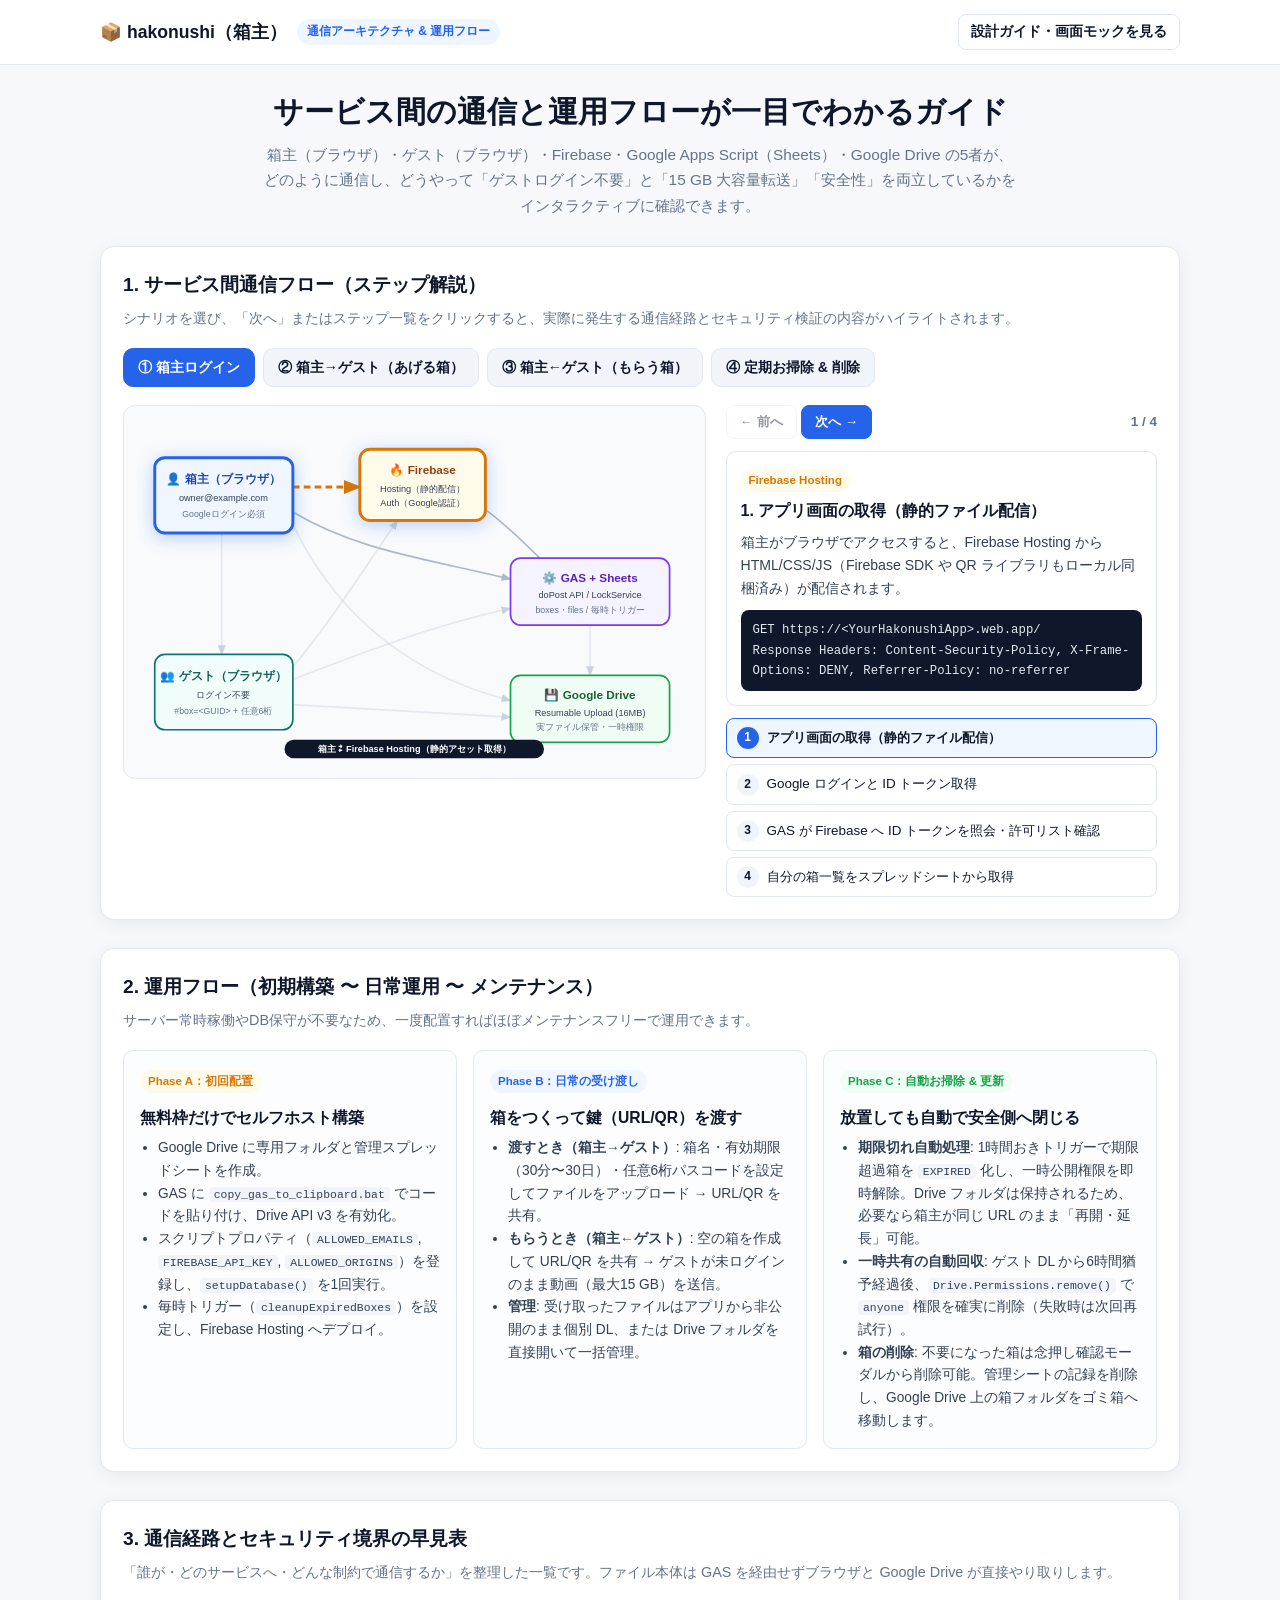
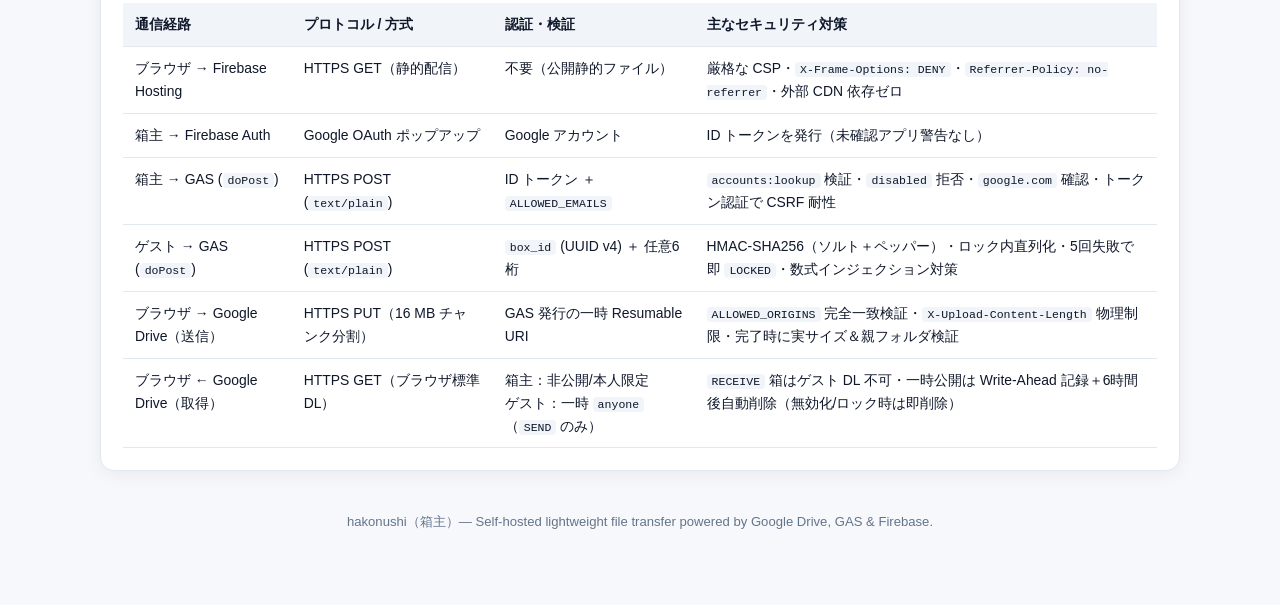
<file: docs/architecture.html>
<!DOCTYPE html>
<html lang="ja">
<head>
  <meta charset="UTF-8">
  <meta name="viewport" content="width=device-width, initial-scale=1.0">
  <title>hakonushi（箱主）— 通信アーキテクチャ &amp; 運用フロー解説</title>
  <style>
    :root {
      --bg: #f6f8fb;
      --surface: #ffffff;
      --surface-2: #f1f5f9;
      --border: #e2e8f0;
      --text: #0f172a;
      --muted: #64748b;
      --owner: #2563eb;
      --owner-soft: #eff6ff;
      --guest: #0f766e;
      --guest-soft: #f0fdfa;
      --firebase: #d97706;
      --firebase-soft: #fffbeb;
      --gas: #7c3aed;
      --gas-soft: #f5f3ff;
      --drive: #16a34a;
      --drive-soft: #f0fdf4;
      --danger: #dc2626;
      --radius: 14px;
      --shadow: 0 4px 18px rgba(15, 23, 42, 0.06);
    }

    *, *::before, *::after { box-sizing: border-box; }

    body {
      margin: 0;
      background: var(--bg);
      color: var(--text);
      font-family: -apple-system, BlinkMacSystemFont, "Segoe UI", "Hiragino Kaku Gothic ProN", "Yu Gothic UI", sans-serif;
      line-height: 1.65;
    }

    .header {
      background: var(--surface);
      border-bottom: 1px solid var(--border);
      position: sticky;
      top: 0;
      z-index: 20;
    }

    .header-inner {
      max-width: 1120px;
      margin: 0 auto;
      padding: 14px 20px;
      display: flex;
      flex-wrap: wrap;
      align-items: center;
      justify-content: space-between;
      gap: 12px;
    }

    .brand {
      display: flex;
      align-items: center;
      gap: 10px;
      font-weight: 800;
      font-size: 1.1rem;
    }

    .brand-tag {
      font-size: 0.75rem;
      font-weight: 700;
      padding: 3px 10px;
      border-radius: 999px;
      background: var(--owner-soft);
      color: var(--owner);
    }

    .nav-links {
      display: flex;
      gap: 10px;
      flex-wrap: wrap;
    }

    .nav-link {
      text-decoration: none;
      color: var(--text);
      font-size: 0.85rem;
      font-weight: 600;
      padding: 6px 12px;
      border: 1px solid var(--border);
      border-radius: 8px;
      background: var(--surface);
    }

    .nav-link:hover {
      background: var(--surface-2);
    }

    .container {
      max-width: 1120px;
      margin: 0 auto;
      padding: 28px 20px 72px;
      display: flex;
      flex-direction: column;
      gap: 28px;
    }

    .hero {
      text-align: center;
      max-width: 760px;
      margin: 0 auto;
    }

    .hero h1 {
      margin: 0 0 10px;
      font-size: 1.85rem;
      line-height: 1.3;
    }

    .hero p {
      margin: 0;
      color: var(--muted);
      font-size: 0.96rem;
    }

    .card {
      background: var(--surface);
      border: 1px solid var(--border);
      border-radius: var(--radius);
      padding: 22px;
      box-shadow: var(--shadow);
    }

    .card-title {
      margin: 0 0 6px;
      font-size: 1.2rem;
    }

    .card-sub {
      margin: 0 0 18px;
      color: var(--muted);
      font-size: 0.9rem;
    }

    /* Tabs */
    .scenario-tabs {
      display: flex;
      flex-wrap: wrap;
      gap: 8px;
      margin-bottom: 18px;
    }

    .tab-btn {
      border: 1px solid var(--border);
      background: var(--surface-2);
      color: var(--text);
      padding: 9px 14px;
      border-radius: 10px;
      font-size: 0.88rem;
      font-weight: 700;
      cursor: pointer;
      font-family: inherit;
      transition: all 0.15s ease;
    }

    .tab-btn:hover {
      border-color: var(--owner);
    }

    .tab-btn.active {
      background: var(--owner);
      color: #ffffff;
      border-color: var(--owner);
    }

    /* Interactive Diagram Grid */
    .sim-layout {
      display: grid;
      grid-template-columns: 1.35fr 1fr;
      gap: 20px;
      align-items: start;
    }

    .diagram-box {
      background: #f8fafc;
      border: 1px solid var(--border);
      border-radius: 12px;
      padding: 14px;
      overflow-x: auto;
    }

    .diagram-svg {
      width: 100%;
      min-width: 520px;
      height: auto;
      display: block;
    }

    .node-rect {
      transition: filter 0.2s ease, stroke-width 0.2s ease;
    }

    .node-active .node-rect {
      stroke-width: 3.5;
      filter: drop-shadow(0 4px 10px rgba(37, 99, 235, 0.28));
    }

    .edge-line {
      stroke: #cbd5e1;
      stroke-width: 2;
      fill: none;
      transition: stroke 0.2s ease, stroke-width 0.2s ease, opacity 0.2s ease;
      opacity: 0.45;
    }

    .edge-line.in-scenario {
      stroke: #94a3b8;
      opacity: 0.75;
    }

    .edge-line.active {
      stroke: #2563eb;
      stroke-width: 3.5;
      opacity: 1;
      stroke-dasharray: 8 5;
      animation: dashFlow 0.9s linear infinite;
    }

    .edge-line.active-drive {
      stroke: #16a34a;
    }

    .edge-line.active-firebase {
      stroke: #d97706;
    }

    .edge-line.active-gas {
      stroke: #7c3aed;
    }

    @keyframes dashFlow {
      to { stroke-dashoffset: -26; }
    }

    .edge-label-bg {
      fill: #ffffff;
      stroke: var(--border);
      stroke-width: 1;
      rx: 6;
    }

    .edge-label-text {
      font-size: 11px;
      font-weight: 700;
      fill: #334155;
      text-anchor: middle;
    }

    /* Controls & Step Panel */
    .step-controls {
      display: flex;
      align-items: center;
      justify-content: space-between;
      gap: 8px;
      margin-bottom: 12px;
      flex-wrap: wrap;
    }

    .btn {
      border: 1px solid var(--border);
      background: var(--surface);
      color: var(--text);
      padding: 7px 13px;
      border-radius: 8px;
      font-size: 0.84rem;
      font-weight: 700;
      cursor: pointer;
      font-family: inherit;
    }

    .btn:hover:not(:disabled) {
      background: var(--surface-2);
    }

    .btn:disabled {
      opacity: 0.45;
      cursor: not-allowed;
    }

    .btn-primary {
      background: var(--owner);
      border-color: var(--owner);
      color: #ffffff;
    }

    .btn-primary:hover:not(:disabled) {
      background: #1d4ed8;
    }

    .step-counter {
      font-size: 0.84rem;
      font-weight: 700;
      color: var(--muted);
    }

    .step-detail {
      border: 1px solid var(--border);
      border-radius: 10px;
      padding: 14px;
      background: #ffffff;
      margin-bottom: 12px;
    }

    .step-badge {
      display: inline-block;
      font-size: 0.72rem;
      font-weight: 700;
      padding: 2px 8px;
      border-radius: 999px;
      margin-bottom: 6px;
    }

    .badge-owner { background: var(--owner-soft); color: var(--owner); }
    .badge-guest { background: var(--guest-soft); color: var(--guest); }
    .badge-firebase { background: var(--firebase-soft); color: var(--firebase); }
    .badge-gas { background: var(--gas-soft); color: var(--gas); }
    .badge-drive { background: var(--drive-soft); color: var(--drive); }

    .step-detail h3 {
      margin: 0 0 6px;
      font-size: 1rem;
    }

    .step-detail p {
      margin: 0 0 10px;
      font-size: 0.88rem;
      color: #334155;
    }

    .code-box {
      background: #0f172a;
      color: #e2e8f0;
      border-radius: 8px;
      padding: 10px 12px;
      font-family: ui-monospace, SFMono-Regular, Menlo, Consolas, monospace;
      font-size: 0.77rem;
      overflow-x: auto;
      white-space: pre-wrap;
      word-break: break-all;
    }

    .step-list {
      list-style: none;
      margin: 0;
      padding: 0;
      display: flex;
      flex-direction: column;
      gap: 6px;
    }

    .step-item {
      padding: 8px 10px;
      border: 1px solid var(--border);
      border-radius: 8px;
      font-size: 0.84rem;
      cursor: pointer;
      display: flex;
      align-items: center;
      gap: 8px;
      background: var(--surface);
      transition: background 0.15s ease, border-color 0.15s ease;
    }

    .step-item:hover {
      background: var(--surface-2);
    }

    .step-item.active {
      border-color: var(--owner);
      background: var(--owner-soft);
      font-weight: 700;
    }

    .step-num {
      width: 22px;
      height: 22px;
      border-radius: 50%;
      background: var(--surface-2);
      color: var(--text);
      font-size: 0.75rem;
      font-weight: 700;
      display: inline-flex;
      align-items: center;
      justify-content: center;
      flex-shrink: 0;
    }

    .step-item.active .step-num {
      background: var(--owner);
      color: #ffffff;
    }

    /* Role & Flow Cards */
    .grid-3 {
      display: grid;
      grid-template-columns: repeat(3, minmax(0, 1fr));
      gap: 16px;
    }

    .grid-2 {
      display: grid;
      grid-template-columns: repeat(2, minmax(0, 1fr));
      gap: 16px;
    }

    .mini-card {
      border: 1px solid var(--border);
      border-radius: 10px;
      padding: 16px;
      background: #fcfdff;
    }

    .mini-card h3 {
      margin: 6px 0 6px;
      font-size: 0.98rem;
    }

    .mini-card p, .mini-card li {
      font-size: 0.86rem;
      color: #334155;
    }

    .mini-card ul {
      margin: 6px 0 0;
      padding-left: 18px;
    }

    /* Table */
    .table-wrap {
      overflow-x: auto;
    }

    table {
      width: 100%;
      border-collapse: collapse;
      font-size: 0.87rem;
    }

    th, td {
      text-align: left;
      padding: 10px 12px;
      border-bottom: 1px solid var(--border);
      vertical-align: top;
    }

    th {
      background: var(--surface-2);
      font-weight: 700;
      white-space: nowrap;
    }

    code {
      background: var(--surface-2);
      padding: 1px 5px;
      border-radius: 4px;
      font-family: ui-monospace, SFMono-Regular, Menlo, Consolas, monospace;
      font-size: 0.83em;
    }

    .footer {
      text-align: center;
      color: var(--muted);
      font-size: 0.82rem;
      margin-top: 12px;
    }

    @media (max-width: 900px) {
      .sim-layout {
        grid-template-columns: 1fr;
      }
      .grid-3, .grid-2 {
        grid-template-columns: 1fr;
      }
    }
  </style>
</head>
<body>
  <header class="header">
    <div class="header-inner">
      <div class="brand">
        <span>📦 hakonushi（箱主）</span>
        <span class="brand-tag">通信アーキテクチャ &amp; 運用フロー</span>
      </div>
      <nav class="nav-links">
        <a class="nav-link" href="./index.html">設計ガイド・画面モックを見る</a>
      </nav>
    </div>
  </header>

  <main class="container">
    <section class="hero">
      <h1>サービス間の通信と運用フローが一目でわかるガイド</h1>
      <p>
        箱主（ブラウザ）・ゲスト（ブラウザ）・Firebase・Google Apps Script（Sheets）・Google Drive の5者が、
        どのように通信し、どうやって「ゲストログイン不要」と「15 GB 大容量転送」「安全性」を両立しているかをインタラクティブに確認できます。
      </p>
    </section>

    <!-- 1. インタラクティブ通信シミュレーター -->
    <section class="card" aria-label="通信フローシミュレーター">
      <h2 class="card-title">1. サービス間通信フロー（ステップ解説）</h2>
      <p class="card-sub">
        シナリオを選び、「次へ」またはステップ一覧をクリックすると、実際に発生する通信経路とセキュリティ検証の内容がハイライトされます。
      </p>

      <div class="scenario-tabs" role="tablist">
        <button type="button" class="tab-btn active" data-scenario="auth">① 箱主ログイン</button>
        <button type="button" class="tab-btn" data-scenario="send">② 箱主→ゲスト（あげる箱）</button>
        <button type="button" class="tab-btn" data-scenario="receive">③ 箱主←ゲスト（もらう箱）</button>
        <button type="button" class="tab-btn" data-scenario="cleanup">④ 定期お掃除 &amp; 削除</button>
      </div>

      <div class="sim-layout">
        <!-- SVG アーキテクチャ図 -->
        <div class="diagram-box">
          <svg class="diagram-svg" viewBox="0 0 660 410" role="img" aria-label="hakonushi システム通信構成図">
            <defs>
              <marker id="arrow-gray" viewBox="0 0 10 10" refX="9" refY="5" markerWidth="6" markerHeight="6" orient="auto-start-reverse">
                <path d="M 0 1 L 10 5 L 0 9 z" fill="#94a3b8"></path>
              </marker>
              <marker id="arrow-blue" viewBox="0 0 10 10" refX="9" refY="5" markerWidth="6" markerHeight="6" orient="auto-start-reverse">
                <path d="M 0 1 L 10 5 L 0 9 z" fill="#2563eb"></path>
              </marker>
              <marker id="arrow-amber" viewBox="0 0 10 10" refX="9" refY="5" markerWidth="6" markerHeight="6" orient="auto-start-reverse">
                <path d="M 0 1 L 10 5 L 0 9 z" fill="#d97706"></path>
              </marker>
              <marker id="arrow-violet" viewBox="0 0 10 10" refX="9" refY="5" markerWidth="6" markerHeight="6" orient="auto-start-reverse">
                <path d="M 0 1 L 10 5 L 0 9 z" fill="#7c3aed"></path>
              </marker>
              <marker id="arrow-green" viewBox="0 0 10 10" refX="9" refY="5" markerWidth="6" markerHeight="6" orient="auto-start-reverse">
                <path d="M 0 1 L 10 5 L 0 9 z" fill="#16a34a"></path>
              </marker>
            </defs>

            <!-- 通信エッジ -->
            <!-- owner <-> firebase -->
            <path id="edge-owner-firebase" class="edge-line" d="M 185 80 L 265 80" marker-end="url(#arrow-gray)" />
            <!-- owner -> gas -->
            <path id="edge-owner-gas" class="edge-line" d="M 185 110 C 260 155, 340 165, 445 190" marker-end="url(#arrow-gray)" />
            <!-- owner <-> drive -->
            <path id="edge-owner-drive" class="edge-line" d="M 185 125 C 245 250, 345 310, 445 335" marker-end="url(#arrow-gray)" />
            <!-- guest -> firebase (hosting) -->
            <path id="edge-guest-firebase" class="edge-line" d="M 185 295 C 235 235, 275 170, 310 120" marker-end="url(#arrow-gray)" />
            <!-- guest -> gas -->
            <path id="edge-guest-gas" class="edge-line" d="M 185 310 C 275 275, 355 245, 445 225" marker-end="url(#arrow-gray)" />
            <!-- guest <-> drive -->
            <path id="edge-guest-drive" class="edge-line" d="M 185 340 L 445 355" marker-end="url(#arrow-gray)" />
            <!-- gas -> firebase (accounts:lookup) -->
            <path id="edge-gas-firebase" class="edge-line" d="M 480 165 C 445 130, 420 110, 405 100" marker-end="url(#arrow-gray)" />
            <!-- gas <-> drive -->
            <path id="edge-gas-drive" class="edge-line" d="M 540 245 L 540 305" marker-end="url(#arrow-gray)" />
            <!-- owner -> guest (URL/QR) -->
            <path id="edge-owner-guest" class="edge-line" d="M 100 135 L 100 280" marker-end="url(#arrow-gray)" />

            <!-- ノード: 箱主（ブラウザ） -->
            <g id="node-owner">
              <rect class="node-rect" x="20" y="45" width="165" height="90" rx="12" fill="#eff6ff" stroke="#2563eb" stroke-width="2" />
              <text x="102" y="75" text-anchor="middle" font-size="14" font-weight="800" fill="#1e40af">👤 箱主（ブラウザ）</text>
              <text x="102" y="97" text-anchor="middle" font-size="11" fill="#334155">owner@example.com</text>
              <text x="102" y="116" text-anchor="middle" font-size="10.5" fill="#64748b">Googleログイン必須</text>
            </g>

            <!-- ノード: ゲスト（ブラウザ） -->
            <g id="node-guest">
              <rect class="node-rect" x="20" y="280" width="165" height="90" rx="12" fill="#f0fdfa" stroke="#0f766e" stroke-width="2" />
              <text x="102" y="310" text-anchor="middle" font-size="14" font-weight="800" fill="#115e59">👥 ゲスト（ブラウザ）</text>
              <text x="102" y="332" text-anchor="middle" font-size="11" fill="#334155">ログイン不要</text>
              <text x="102" y="351" text-anchor="middle" font-size="10.5" fill="#64748b">#box=&lt;GUID&gt; + 任意6桁</text>
            </g>

            <!-- ノード: Firebase -->
            <g id="node-firebase">
              <rect class="node-rect" x="265" y="35" width="150" height="85" rx="12" fill="#fffbeb" stroke="#d97706" stroke-width="2" />
              <text x="340" y="65" text-anchor="middle" font-size="14" font-weight="800" fill="#92400e">🔥 Firebase</text>
              <text x="340" y="86" text-anchor="middle" font-size="11" fill="#334155">Hosting（静的配信）</text>
              <text x="340" y="103" text-anchor="middle" font-size="11" fill="#334155">Auth（Google認証）</text>
            </g>

            <!-- ノード: GAS + Sheets -->
            <g id="node-gas">
              <rect class="node-rect" x="445" y="165" width="190" height="80" rx="12" fill="#f5f3ff" stroke="#7c3aed" stroke-width="2" />
              <text x="540" y="193" text-anchor="middle" font-size="14" font-weight="800" fill="#5b21b6">⚙️ GAS + Sheets</text>
              <text x="540" y="213" text-anchor="middle" font-size="11" fill="#334155">doPost API / LockService</text>
              <text x="540" y="230" text-anchor="middle" font-size="10.5" fill="#64748b">boxes・files / 毎時トリガー</text>
            </g>

            <!-- ノード: Google Drive -->
            <g id="node-drive">
              <rect class="node-rect" x="445" y="305" width="190" height="80" rx="12" fill="#f0fdf4" stroke="#16a34a" stroke-width="2" />
              <text x="540" y="333" text-anchor="middle" font-size="14" font-weight="800" fill="#166534">💾 Google Drive</text>
              <text x="540" y="353" text-anchor="middle" font-size="11" fill="#334155">Resumable Upload (16MB)</text>
              <text x="540" y="370" text-anchor="middle" font-size="10.5" fill="#64748b">実ファイル保管・一時権限</text>
            </g>

            <!-- アクティブ通信ラベル -->
            <g id="active-edge-badge" transform="translate(330, 396)">
              <rect x="-155" y="-14" width="310" height="22" rx="11" fill="#0f172a" />
              <text id="active-edge-caption" x="0" y="1" text-anchor="middle" font-size="11" font-weight="700" fill="#ffffff"></text>
            </g>
          </svg>
        </div>

        <!-- ステップ操作 & 詳細 -->
        <div>
          <div class="step-controls">
            <div>
              <button type="button" id="btn-prev" class="btn">← 前へ</button>
              <button type="button" id="btn-next" class="btn btn-primary">次へ →</button>
            </div>
            <span id="step-counter" class="step-counter">1 / 4</span>
          </div>

          <div id="step-detail" class="step-detail"></div>
          <ul id="step-list" class="step-list"></ul>
        </div>
      </div>
    </section>

    <!-- 2. 運用フロー -->
    <section class="card">
      <h2 class="card-title">2. 運用フロー（初期構築 〜 日常運用 〜 メンテナンス）</h2>
      <p class="card-sub">
        サーバー常時稼働やDB保守が不要なため、一度配置すればほぼメンテナンスフリーで運用できます。
      </p>

      <div class="grid-3">
        <div class="mini-card">
          <span class="step-badge badge-firebase">Phase A：初回配置</span>
          <h3>無料枠だけでセルフホスト構築</h3>
          <ul>
            <li>Google Drive に専用フォルダと管理スプレッドシートを作成。</li>
            <li>GAS に <code>copy_gas_to_clipboard.bat</code> でコードを貼り付け、Drive API v3 を有効化。</li>
            <li>スクリプトプロパティ（<code>ALLOWED_EMAILS</code>, <code>FIREBASE_API_KEY</code>, <code>ALLOWED_ORIGINS</code>）を登録し、<code>setupDatabase()</code> を1回実行。</li>
            <li>毎時トリガー（<code>cleanupExpiredBoxes</code>）を設定し、Firebase Hosting へデプロイ。</li>
          </ul>
        </div>

        <div class="mini-card">
          <span class="step-badge badge-owner">Phase B：日常の受け渡し</span>
          <h3>箱をつくって鍵（URL/QR）を渡す</h3>
          <ul>
            <li><strong>渡すとき（箱主→ゲスト）</strong>: 箱名・有効期限（30分〜30日）・任意6桁パスコードを設定してファイルをアップロード → URL/QR を共有。</li>
            <li><strong>もらうとき（箱主←ゲスト）</strong>: 空の箱を作成して URL/QR を共有 → ゲストが未ログインのまま動画（最大15 GB）を送信。</li>
            <li><strong>管理</strong>: 受け取ったファイルはアプリから非公開のまま個別 DL、または Drive フォルダを直接開いて一括管理。</li>
          </ul>
        </div>

        <div class="mini-card">
          <span class="step-badge badge-drive">Phase C：自動お掃除 &amp; 更新</span>
          <h3>放置しても自動で安全側へ閉じる</h3>
          <ul>
            <li><strong>期限切れ自動処理</strong>: 1時間おきトリガーで期限超過箱を <code>EXPIRED</code> 化し、一時公開権限を即時解除。Drive フォルダは保持されるため、必要なら箱主が同じ URL のまま「再開・延長」可能。</li>
            <li><strong>一時共有の自動回収</strong>: ゲスト DL から6時間猶予経過後、<code>Drive.Permissions.remove()</code> で <code>anyone</code> 権限を確実に削除（失敗時は次回再試行）。</li>
            <li><strong>箱の削除</strong>: 不要になった箱は念押し確認モーダルから削除可能。管理シートの記録を削除し、Google Drive 上の箱フォルダをゴミ箱へ移動します。</li>
          </ul>
        </div>
      </div>
    </section>

    <!-- 3. 通信経路とセキュリティ境界の早見表 -->
    <section class="card">
      <h2 class="card-title">3. 通信経路とセキュリティ境界の早見表</h2>
      <p class="card-sub">
        「誰が・どのサービスへ・どんな制約で通信するか」を整理した一覧です。ファイル本体は GAS を経由せずブラウザと Google Drive が直接やり取りします。
      </p>

      <div class="table-wrap">
        <table>
          <thead>
            <tr>
              <th>通信経路</th>
              <th>プロトコル / 方式</th>
              <th>認証・検証</th>
              <th>主なセキュリティ対策</th>
            </tr>
          </thead>
          <tbody>
            <tr>
              <td>ブラウザ → Firebase Hosting</td>
              <td>HTTPS GET（静的配信）</td>
              <td>不要（公開静的ファイル）</td>
              <td>厳格な CSP・<code>X-Frame-Options: DENY</code>・<code>Referrer-Policy: no-referrer</code>・外部 CDN 依存ゼロ</td>
            </tr>
            <tr>
              <td>箱主 → Firebase Auth</td>
              <td>Google OAuth ポップアップ</td>
              <td>Google アカウント</td>
              <td>ID トークンを発行（未確認アプリ警告なし）</td>
            </tr>
            <tr>
              <td>箱主 → GAS (<code>doPost</code>)</td>
              <td>HTTPS POST (<code>text/plain</code>)</td>
              <td>ID トークン ＋ <code>ALLOWED_EMAILS</code></td>
              <td><code>accounts:lookup</code> 検証・<code>disabled</code> 拒否・<code>google.com</code> 確認・トークン認証で CSRF 耐性</td>
            </tr>
            <tr>
              <td>ゲスト → GAS (<code>doPost</code>)</td>
              <td>HTTPS POST (<code>text/plain</code>)</td>
              <td><code>box_id</code> (UUID v4) ＋ 任意6桁</td>
              <td>HMAC-SHA256（ソルト＋ペッパー）・ロック内直列化・5回失敗で即 <code>LOCKED</code>・数式インジェクション対策</td>
            </tr>
            <tr>
              <td>ブラウザ → Google Drive（送信）</td>
              <td>HTTPS PUT（16 MB チャンク分割）</td>
              <td>GAS 発行の一時 Resumable URI</td>
              <td><code>ALLOWED_ORIGINS</code> 完全一致検証・<code>X-Upload-Content-Length</code> 物理制限・完了時に実サイズ＆親フォルダ検証</td>
            </tr>
            <tr>
              <td>ブラウザ ← Google Drive（取得）</td>
              <td>HTTPS GET（ブラウザ標準 DL）</td>
              <td>箱主：非公開/本人限定<br>ゲスト：一時 <code>anyone</code>（<code>SEND</code> のみ）</td>
              <td><code>RECEIVE</code> 箱はゲスト DL 不可・一時公開は Write-Ahead 記録＋6時間後自動削除（無効化/ロック時は即削除）</td>
            </tr>
          </tbody>
        </table>
      </div>
    </section>

    <footer class="footer">
      hakonushi（箱主）— Self-hosted lightweight file transfer powered by Google Drive, GAS &amp; Firebase.
    </footer>
  </main>

  <script>
    (function () {
      var SCENARIOS = {
        auth: {
          steps: [
            {
              badge: 'Firebase Hosting',
              badgeClass: 'badge-firebase',
              title: '1. アプリ画面の取得（静的ファイル配信）',
              desc: '箱主がブラウザでアクセスすると、Firebase Hosting から HTML/CSS/JS（Firebase SDK や QR ライブラリもローカル同梱済み）が配信されます。',
              edge: 'edge-owner-firebase',
              edgeColor: 'active-firebase',
              nodes: ['node-owner', 'node-firebase'],
              caption: '箱主 ⇄ Firebase Hosting（静的アセット取得）',
              code: 'GET https://<YourHakonushiApp>.web.app/\nResponse Headers: Content-Security-Policy, X-Frame-Options: DENY, Referrer-Policy: no-referrer'
            },
            {
              badge: 'Firebase Auth',
              badgeClass: 'badge-firebase',
              title: '2. Google ログインと ID トークン取得',
              desc: '「Googleアカウントでログイン」を押すと Firebase Auth 経由で Google 認証が行われ、箱主ブラウザへ短期の Firebase ID トークンが発行されます。',
              edge: 'edge-owner-firebase',
              edgeColor: 'active-firebase',
              nodes: ['node-owner', 'node-firebase'],
              caption: '箱主 ⇄ Firebase Auth（Googleログイン → IDトークン）',
              code: 'firebase.auth().signInWithPopup(GoogleAuthProvider)\n→ idToken = await user.getIdToken(true)'
            },
            {
              badge: 'GAS 認証検証',
              badgeClass: 'badge-gas',
              title: '3. GAS が Firebase へ ID トークンを照会・許可リスト確認',
              desc: '箱主ブラウザが Content-Type: text/plain で JSON を GAS へ送信。GAS は Firebase REST API (accounts:lookup) でトークンを検証し、無効化アカウント拒否・google.com 確認・ALLOWED_EMAILS 一致をチェックします。',
              edge: 'edge-gas-firebase',
              edgeColor: 'active-gas',
              nodes: ['node-owner', 'node-gas', 'node-firebase'],
              caption: 'GAS → Firebase accounts:lookup（本人検証）',
              code: 'POST https://identitytoolkit.googleapis.com/v1/accounts:lookup?key=FIREBASE_API_KEY\nCheck: !user.disabled && provider==="google.com" && emailVerified && ALLOWED_EMAILS.includes(email)'
            },
            {
              badge: 'GAS + Sheets',
              badgeClass: 'badge-gas',
              title: '4. 自分の箱一覧をスプレッドシートから取得',
              desc: '認証を通過すると、GAS は openById() で管理スプレッドシート（boxes / files）を読み込み、ログイン中の箱主メールアドレスに紐づく箱一覧を返却します。',
              edge: 'edge-owner-gas',
              edgeColor: 'active-gas',
              nodes: ['node-owner', 'node-gas'],
              caption: '箱主 ⇄ GAS（listBoxes → 箱一覧表示）',
              code: 'POST /exec { action: "listBoxes", idToken }\n→ { ok: true, data: { boxes: [...] } }'
            }
          ]
        },
        send: {
          steps: [
            {
              badge: '箱作成',
              badgeClass: 'badge-owner',
              title: '1. 箱主→ゲスト（SEND）箱の作成',
              desc: '箱主が箱名（未入力時は日時自動設定）・有効期限（30分〜30日）・任意6桁パスコードを指定。GAS が Drive に {owner_email}/{box_id}/ フォルダを作成し、boxes シートへ記録します（パスコードは HMAC-SHA256 保存）。',
              edge: 'edge-owner-gas',
              edgeColor: 'active-gas',
              nodes: ['node-owner', 'node-gas', 'node-drive'],
              caption: '箱主 → GAS → Drive（箱フォルダ作成 & DB登録）',
              code: 'POST /exec { action: "createBox", direction: "SEND", boxName, expiresHours, passcode }\nDrive: root/owner@example.com/<box_id>/'
            },
            {
              badge: 'Resumable Upload',
              badgeClass: 'badge-drive',
              title: '2. セッション発行 → ブラウザから Drive へ 16 MB チャンク直接 PUT',
              desc: 'GAS が ALLOWED_ORIGINS 検証のうえ Drive API v3 から一時アップロード URI を発行。ファイル本体は GAS を通さず、ブラウザから Google Drive へ 16 MB ずつ直接 PUT します（自動リトライ・Wake Lock 対応）。',
              edge: 'edge-owner-drive',
              edgeColor: 'active-drive',
              nodes: ['node-owner', 'node-drive'],
              caption: '箱主 → Google Drive（16 MB チャンク直接 PUT）',
              code: 'PUT <resumable_upload_uri>\nContent-Range: bytes 0-16777215/<total> → 308 Resume Incomplete → 最終 200 OK { id }\nPOST /exec { action: "completeUpload", boxId, fileId }'
            },
            {
              badge: '鍵の共有',
              badgeClass: 'badge-owner',
              title: '3. フラグメントURL & ローカルQRコードをゲストへ渡す',
              desc: '箱主のブラウザ内で QR コードをローカル生成（外部 API 不使用）。#box=<GUID> 形式のためサーバーログや Referer に箱 ID が漏れません。パスコードは別経路で伝えます。',
              edge: 'edge-owner-guest',
              edgeColor: '',
              nodes: ['node-owner', 'node-guest'],
              caption: '箱主 → ゲスト（#box=<GUID> URL / ローカルQR共有）',
              code: 'https://<YourHakonushiApp>.web.app/#box=550e8400-e29b-41d4-a716-446655440000\n（※パスコードはURL・QRに含めない）'
            },
            {
              badge: 'ゲスト検証',
              badgeClass: 'badge-guest',
              title: '4. ゲストがログイン不要で箱を開く（パスコード検証）',
              desc: 'ゲストが URL を開くと verifyBox を送信。パスコード設定時はロック内で照合〜失敗回数更新を直列化し、5回連続失敗で即 LOCKED になります。通過後に箱名とファイル一覧を表示します。',
              edge: 'edge-guest-gas',
              edgeColor: 'active-gas',
              nodes: ['node-guest', 'node-gas'],
              caption: 'ゲスト ⇄ GAS（verifyBox：パスコード検証 & 一覧取得）',
              code: 'POST /exec { action: "verifyBox", boxId, passcode }\nLockService: 状態確認 → HMAC-SHA256 照合 → 5回失敗で LOCKED'
            },
            {
              badge: '一時公開 & DL',
              badgeClass: 'badge-drive',
              title: '5. ダウンロード押下時のみ一時公開 → ブラウザ標準 DL',
              desc: 'ゲストが DL ボタンを押すと、GAS はロック内で先に解除予定（6時間後）を記録（Write-Ahead）してから対象ファイルに一時的な anyone 権限を付与し、Drive 直リンクを返します。ブラウザ標準ダウンローダーが直接保存します。',
              edge: 'edge-guest-drive',
              edgeColor: 'active-drive',
              nodes: ['node-guest', 'node-gas', 'node-drive'],
              caption: 'ゲスト ← Google Drive（ブラウザ標準ダウンロード）',
              code: '1) Write-Ahead: TEMP_SHARED_FILES_JSON へ解除予定(6h後)を記録\n2) file.setSharing(ANYONE_WITH_LINK, VIEW)\n3) GET https://drive.usercontent.google.com/download?id=<file_id>&export=download&confirm=t'
            }
          ]
        },
        receive: {
          steps: [
            {
              badge: '空の箱を作成',
              badgeClass: 'badge-owner',
              title: '1. 箱主が「箱主←ゲスト（RECEIVE）」の空箱を作成し共有',
              desc: '箱主が空の箱を作成して #box=<GUID> URL や QR コードをゲストへ渡します。ゲスト側は Google ログイン不要です。',
              edge: 'edge-owner-guest',
              edgeColor: '',
              nodes: ['node-owner', 'node-gas', 'node-guest'],
              caption: '箱主 → GAS（空箱作成）→ ゲストへ URL/QR 共有',
              code: 'POST /exec { action: "createBox", direction: "RECEIVE", boxName, expiresHours, passcode }'
            },
            {
              badge: '上限チェック',
              badgeClass: 'badge-gas',
              title: '2. ゲストが上限検証を通過してアップロードセッションを取得',
              desc: 'ゲストが動画等を選択すると GAS が 1ファイル最大 15 GB・1箱最大 1,000 件・合計最大 50 GB・ALLOWED_ORIGINS を検証し、Drive API の一時アップロード URI を発行します。',
              edge: 'edge-guest-gas',
              edgeColor: 'active-gas',
              nodes: ['node-guest', 'node-gas', 'node-drive'],
              caption: 'ゲスト → GAS（容量/件数/Origin 検証 → URI 発行）',
              code: 'POST /exec { action: "initGuestUploadSession", boxId, passcode, fileSize, origin }\nCheck: fileSize <= 15GB && files < 1000 && total <= 50GB'
            },
            {
              badge: '16 MB チャンク送信',
              badgeClass: 'badge-drive',
              title: '3. ブラウザから Drive へ 16 MB チャンク直接 PUT → 完了検証',
              desc: '15 GB クラスの大容量動画でも 16 MB ずつ直接 Drive へ PUT。完了 API で GAS が Drive 上の実サイズ・親フォルダ一致・重複 file_id を再検証し、サニタイズして files シートへ記録します。',
              edge: 'edge-guest-drive',
              edgeColor: 'active-drive',
              nodes: ['node-guest', 'node-drive', 'node-gas'],
              caption: 'ゲスト → Google Drive（16 MB 直接 PUT）→ GAS 完了確定',
              code: 'PUT <resumable_upload_uri> (16MB chunks, auto-retry x5)\nPOST /exec { action: "completeGuestUpload", boxId, fileId, uploaderName }'
            },
            {
              badge: '誤送信取消（DL不可）',
              badgeClass: 'badge-guest',
              title: '4. ゲストは投稿一覧の確認と「取り消す」のみ可能（DL不可）',
              desc: 'RECEIVE 箱ではゲストからのダウンロード API を完全に拒否。誤送信したファイルは「取り消す」で論理削除（DELETED）＋ Drive ゴミ箱移動ができます。',
              edge: 'edge-guest-gas',
              edgeColor: 'active-gas',
              nodes: ['node-guest', 'node-gas', 'node-drive'],
              caption: 'ゲスト → GAS（deleteGuestFile：論理削除＋ゴミ箱移動）',
              code: 'POST /exec { action: "deleteGuestFile", boxId, passcode, fileId }\n※ getGuestDownloadUrl は RECEIVE 箱に対し FORBIDDEN を返却'
            },
            {
              badge: '箱主の安全な受取',
              badgeClass: 'badge-owner',
              title: '5. 箱主が非公開のままダウンロード（または Drive で直接確認）',
              desc: '箱主のダウンロードは ANYONE_WITH_LINK を一切使わず、Drive オーナー本人なら非公開のまま、家族箱主なら本人限定共有（addViewer）で安全に取得します。',
              edge: 'edge-owner-drive',
              edgeColor: 'active-drive',
              nodes: ['node-owner', 'node-drive'],
              caption: '箱主 ← Google Drive（非公開／本人限定共有で安全 DL）',
              code: 'createOwnerDownloadUrl(fileId, owner.email)\n※ ANYONE_WITH_LINK は絶対に使用しない'
            }
          ]
        },
        cleanup: {
          steps: [
            {
              badge: '毎時トリガー',
              badgeClass: 'badge-gas',
              title: '1. 1時間おきに cleanupExpiredBoxes() が自動起動',
              desc: 'GAS の時間主導型トリガーが1時間ごとに自動実行されます。一時共有リストが空のときは Drive API を呼ばずにスキップするため、無料枠（90分/日）をほとんど消費しません。',
              edge: 'edge-gas-drive',
              edgeColor: 'active-gas',
              nodes: ['node-gas'],
              caption: 'GAS 時間主導型トリガー（1時間おき自動実行）',
              code: 'Trigger: cleanupExpiredBoxes() [Every 1 hour]\nwithScriptLock(() => { ... })'
            },
            {
              badge: '一時共有の自動回収',
              badgeClass: 'badge-drive',
              title: '2. 6時間猶予を過ぎた公開権限（anyone）を確実に削除',
              desc: 'Drive.Permissions.list() で type==="anyone" の権限を特定し、Drive.Permissions.remove() で削除します（箱主個人の閲覧権限は維持）。解除確認できた記録のみ消し、一時エラー時は次回自動再試行します。',
              edge: 'edge-gas-drive',
              edgeColor: 'active-drive',
              nodes: ['node-gas', 'node-drive'],
              caption: 'GAS → Google Drive（anyone 権限の直接削除）',
              code: 'Drive.Permissions.list(fileId) → type === "anyone" を Drive.Permissions.remove()\n404時は「解除確認不可」ログ出力、一時エラー時は記録を残し再試行'
            },
            {
              badge: '期限切れ箱の整理',
              badgeClass: 'badge-gas',
              title: '3. 期限超過箱を EXPIRED 化（公開権限のみ即時解除・フォルダ保持）',
              desc: 'expires_at を過ぎた ACTIVE 箱を EXPIRED に更新し、配下の一時公開権限を即時削除します。Drive フォルダ自体は SEND / RECEIVE とも保持されるため、取り損ねた相手がいれば箱主が同じ URL のまま「再開・延長」できます。',
              edge: 'edge-gas-drive',
              edgeColor: 'active-drive',
              nodes: ['node-gas', 'node-drive'],
              caption: 'GAS → Drive（公開権限の即時解除・フォルダ保持）',
              code: 'updateBoxByRowIndex(row, { status: "EXPIRED" });\nrevokeBoxFilesSharingSafe(box.box_id);\n// Driveフォルダは保持（箱主の「再開・延長」に対応）'
            },
            {
              badge: '箱主による削除',
              badgeClass: 'badge-owner',
              title: '4. 箱主による「削除」（念押し確認付き・Drive ゴミ箱へ移動）',
              desc: '不要になった箱は箱主ダッシュボードから念押しチェック付きで削除します。公開権限を解除したうえで Drive フォルダをゴミ箱へ移動し、管理シートの boxes / files 行を削除します。',
              edge: 'edge-owner-gas',
              edgeColor: 'active-gas',
              nodes: ['node-owner', 'node-gas', 'node-drive'],
              caption: '箱主 → GAS → Drive（ゴミ箱移動＋DB行削除）',
              code: 'POST /exec { action: "deleteBox", idToken, boxId }\n→ revokeBoxFilesSharingSafe + trashFolderSafe(folderId) + deleteFilesByBoxId + deleteBoxByRowIndex'
            }
          ]
        }
      };

      var currentScenarioKey = 'auth';
      var currentStepIdx = 0;

      var allEdgeIds = [
        'edge-owner-firebase', 'edge-owner-gas', 'edge-owner-drive',
        'edge-guest-firebase', 'edge-guest-gas', 'edge-guest-drive',
        'edge-gas-firebase', 'edge-gas-drive', 'edge-owner-guest'
      ];
      var allNodeIds = ['node-owner', 'node-guest', 'node-firebase', 'node-gas', 'node-drive'];

      function getMarkerForColor(colorClass) {
        if (colorClass === 'active-drive') return 'url(#arrow-green)';
        if (colorClass === 'active-firebase') return 'url(#arrow-amber)';
        if (colorClass === 'active-gas') return 'url(#arrow-violet)';
        return 'url(#arrow-blue)';
      }

      function render() {
        var scenario = SCENARIOS[currentScenarioKey];
        var steps = scenario.steps;
        var step = steps[currentStepIdx];

        // Tabs
        document.querySelectorAll('.tab-btn').forEach(function (btn) {
          btn.classList.toggle('active', btn.getAttribute('data-scenario') === currentScenarioKey);
        });

        // Counter & buttons
        document.getElementById('step-counter').textContent = (currentStepIdx + 1) + ' / ' + steps.length;
        document.getElementById('btn-prev').disabled = currentStepIdx === 0;
        document.getElementById('btn-next').disabled = currentStepIdx === steps.length - 1;

        // Detail card
        var detailEl = document.getElementById('step-detail');
        detailEl.innerHTML = '';
        var badge = document.createElement('span');
        badge.className = 'step-badge ' + step.badgeClass;
        badge.textContent = step.badge;

        var h3 = document.createElement('h3');
        h3.textContent = step.title;

        var p = document.createElement('p');
        p.textContent = step.desc;

        var code = document.createElement('div');
        code.className = 'code-box';
        code.textContent = step.code;

        detailEl.appendChild(badge);
        detailEl.appendChild(h3);
        detailEl.appendChild(p);
        detailEl.appendChild(code);

        // Step list
        var listEl = document.getElementById('step-list');
        listEl.innerHTML = '';
        steps.forEach(function (s, idx) {
          var li = document.createElement('li');
          li.className = 'step-item' + (idx === currentStepIdx ? ' active' : '');
          var num = document.createElement('span');
          num.className = 'step-num';
          num.textContent = String(idx + 1);
          var label = document.createElement('span');
          label.textContent = s.title.replace(/^\d+\.\s*/, '');
          li.appendChild(num);
          li.appendChild(label);
          li.addEventListener('click', function () {
            currentStepIdx = idx;
            render();
          });
          listEl.appendChild(li);
        });

        // SVG Edges
        var scenarioEdges = {};
        steps.forEach(function (s) { scenarioEdges[s.edge] = true; });

        allEdgeIds.forEach(function (id) {
          var el = document.getElementById(id);
          if (!el) return;
          el.setAttribute('class', 'edge-line');
          el.setAttribute('marker-end', 'url(#arrow-gray)');
          if (scenarioEdges[id]) {
            el.classList.add('in-scenario');
          }
          if (id === step.edge) {
            el.classList.add('active');
            if (step.edgeColor) el.classList.add(step.edgeColor);
            el.setAttribute('marker-end', getMarkerForColor(step.edgeColor));
          }
        });

        // SVG Nodes
        allNodeIds.forEach(function (id) {
          var el = document.getElementById(id);
          if (!el) return;
          if (step.nodes.indexOf(id) !== -1) {
            el.classList.add('node-active');
          } else {
            el.classList.remove('node-active');
          }
        });

        // Caption
        document.getElementById('active-edge-caption').textContent = step.caption;
      }

      document.querySelectorAll('.tab-btn').forEach(function (btn) {
        btn.addEventListener('click', function () {
          currentScenarioKey = btn.getAttribute('data-scenario');
          currentStepIdx = 0;
          render();
        });
      });

      document.getElementById('btn-prev').addEventListener('click', function () {
        if (currentStepIdx > 0) {
          currentStepIdx--;
          render();
        }
      });

      document.getElementById('btn-next').addEventListener('click', function () {
        var steps = SCENARIOS[currentScenarioKey].steps;
        if (currentStepIdx < steps.length - 1) {
          currentStepIdx++;
          render();
        }
      });

      render();
    })();
  </script>
</body>
</html>
</file>
